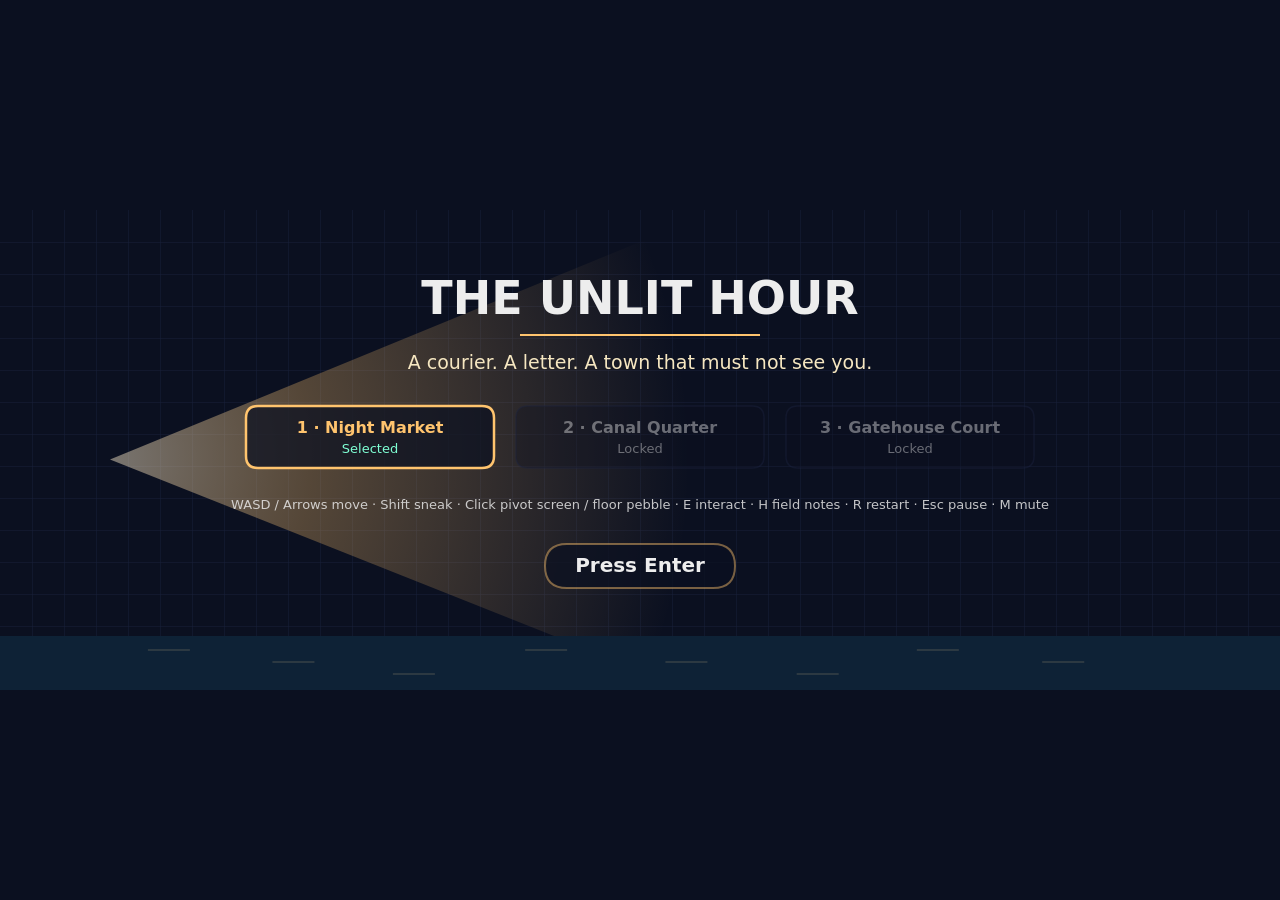
<file: game/index.html>
<!doctype html>
<html lang="en">
<head>
<meta charset="utf-8">
<meta name="viewport" content="width=device-width, initial-scale=1">
<title>THE UNLIT HOUR</title>
<link rel="icon" href="data:,">
<link rel="stylesheet" href="style.css">
</head>
<body>
<canvas id="game" width="1280" height="480" aria-label="THE UNLIT HOUR — top-down stealth: watchmen with lantern vision cones, cover to hide behind, turnable lattice screens, douse the lamps, exposure meter, reach the Canal Gate unseen"></canvas>
<script src="js/util.js"></script>
<script src="js/level-data.js"></script>
<script src="js/levels.js"></script>
<script src="js/grid.js"></script>
<script src="js/screens.js"></script>
<script src="js/vision.js"></script>
<script src="js/guard.js"></script>
<script src="js/player.js"></script>
<script src="js/audio.js"></script>
<script src="js/render.js"></script>
<script src="js/ui.js"></script>
<script src="js/shots.js"></script>
<script src="js/game.js"></script>
</body>
</html>
</file>
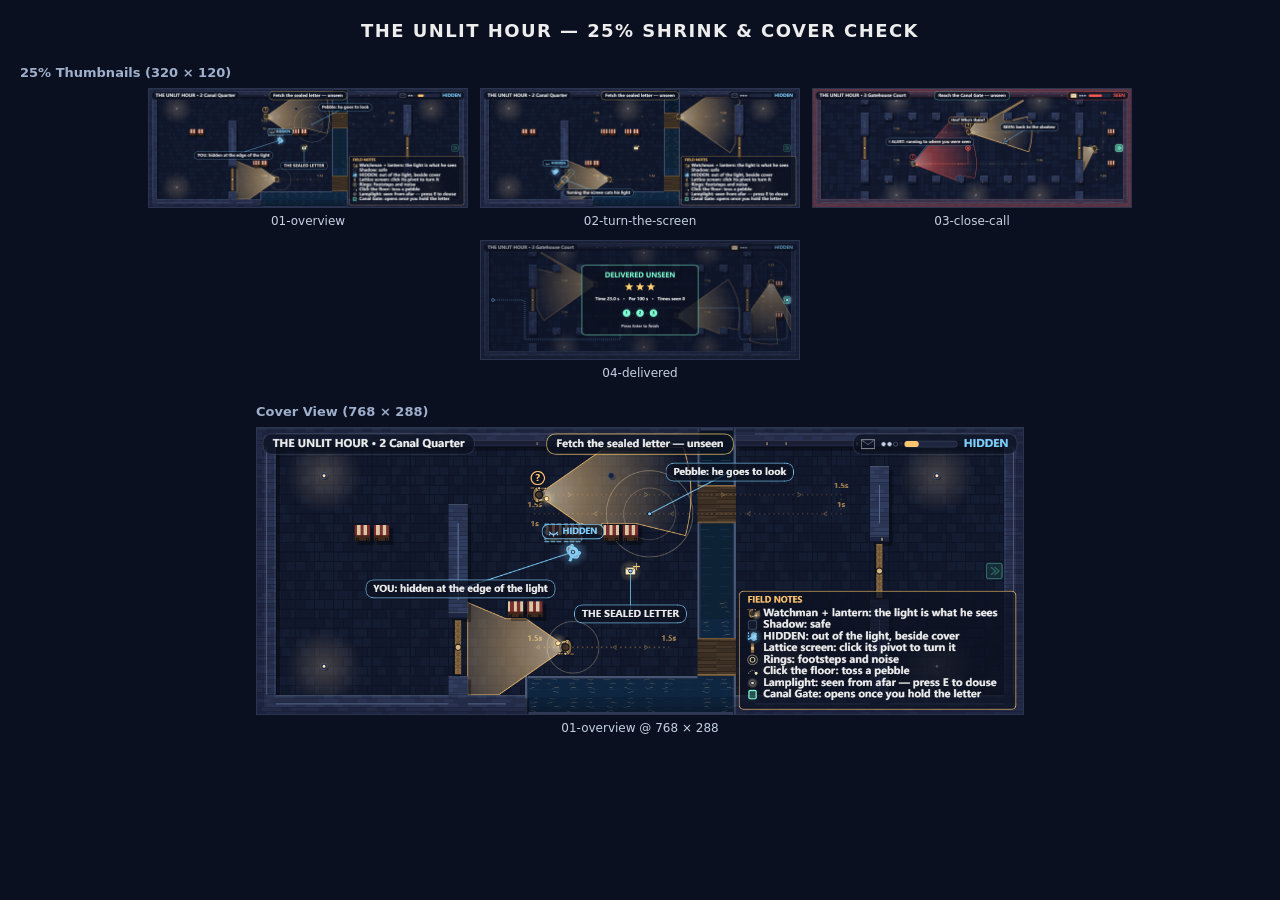
<file: tools/contact.html>
<!DOCTYPE html>
<html lang="en">
<head>
  <meta charset="utf-8">
  <title>THE UNLIT HOUR — Contact Sheet</title>
  <style>
    * { box-sizing: border-box; margin: 0; padding: 0; }
    body {
      background: #0B1020;
      color: #EDEDED;
      font-family: system-ui, sans-serif;
      padding: 20px;
      display: flex;
      flex-direction: column;
      gap: 24px;
      align-items: center;
    }
    h1 { font-size: 18px; letter-spacing: 0.08em; }
    h2 { font-size: 13px; color: #9FB0CC; margin-bottom: 8px; font-weight: 600; }
    .strip {
      display: flex;
      flex-wrap: wrap;
      gap: 12px;
      justify-content: center;
    }
    figure {
      display: flex;
      flex-direction: column;
      gap: 6px;
      align-items: center;
    }
    figcaption { font-size: 12px; color: #C5D1E3; }
    img {
      display: block;
      border: 1px solid #2A3350;
      background: #141B2E;
    }
    .thumb { width: 320px; height: 120px; }
    .cover { width: 768px; height: 288px; }
  </style>
</head>
<body>
  <h1>THE UNLIT HOUR — 25% SHRINK &amp; COVER CHECK</h1>

  <section>
    <h2>25% Thumbnails (320 × 120)</h2>
    <div class="strip">
      <figure>
        <img class="thumb" src="../screenshots/01-overview.png" width="320" height="120" alt="01-overview">
        <figcaption>01-overview</figcaption>
      </figure>
      <figure>
        <img class="thumb" src="../screenshots/02-turn-the-screen.png" width="320" height="120" alt="02-turn-the-screen">
        <figcaption>02-turn-the-screen</figcaption>
      </figure>
      <figure>
        <img class="thumb" src="../screenshots/03-close-call.png" width="320" height="120" alt="03-close-call">
        <figcaption>03-close-call</figcaption>
      </figure>
      <figure>
        <img class="thumb" src="../screenshots/04-delivered.png" width="320" height="120" alt="04-delivered">
        <figcaption>04-delivered</figcaption>
      </figure>
    </div>
  </section>

  <section>
    <h2>Cover View (768 × 288)</h2>
    <figure>
      <img class="cover" src="../screenshots/01-overview.png" width="768" height="288" alt="Cover 01-overview">
      <figcaption>01-overview @ 768 × 288</figcaption>
    </figure>
  </section>
</body>
</html>
</file>
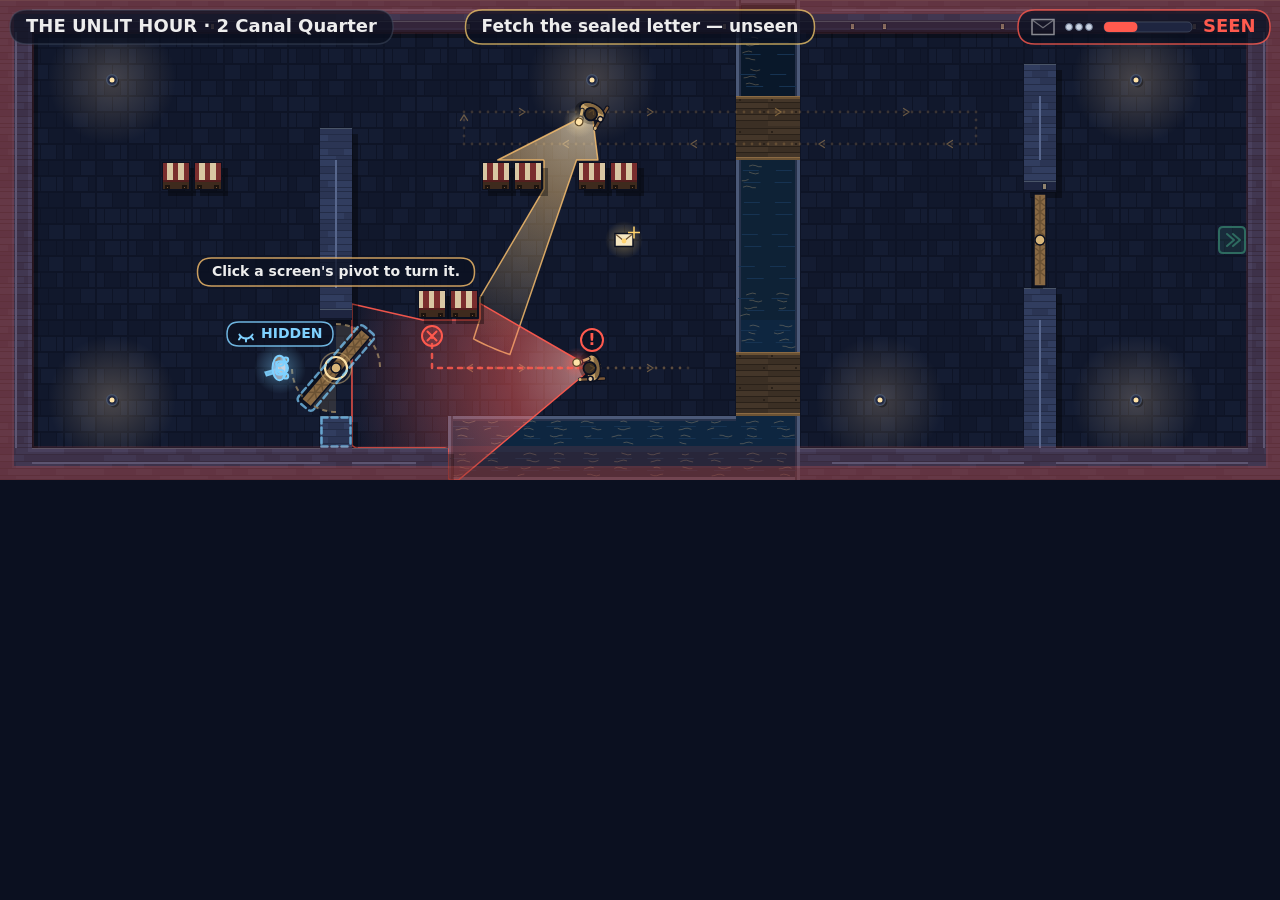
<file: tools/render-preview.html>
<!DOCTYPE html>
<html lang="en" class="shot">
<head>
  <meta charset="utf-8">
  <title>THE UNLIT HOUR — Render Preview</title>
  <link rel="stylesheet" href="../game/style.css">
</head>
<body>
  <canvas id="game" width="1280" height="480" aria-label="THE UNLIT HOUR Render Preview"></canvas>
  <script src="../game/js/util.js"></script>
  <script src="../game/js/level-data.js"></script>
  <script src="../game/js/render.js"></script>
  <script src="../game/js/ui.js"></script>
  <script>
    (function () {
      const FALLBACK_LEVELS = [
        {
          name: 'Canal Quarter',
          par: 75,
          map: [
            '#######################~~###############',
            '#......................~~..............#',
            '#..L..............L....~~.......#..L...#',
            '#......................==.......#......#',
            '#.........#............==.......#......#',
            '#....CC...#....CC.CC...~~.......#......#',
            '#.........#............~~..............#',
            '#P........#........K...~~.......S.....X#',
            '#.........#............~~..............#',
            '#.........#..CC........~~.......#......#',
            '#......................~~.......#......#',
            '#.........S............==.......#......#',
            '#..L...................==..L....#..L...#',
            '#.........#...~~~~~~~~~~~.......#......#',
            '##############~~~~~~~~~~~###############',
          ],
          guards: [],
          screens: [
            { x: 10, y: 11, orientation: 'NS' },
            { x: 32, y: 7, orientation: 'NS' },
          ],
        },
      ];

      function parsePreviewLevel(def, index) {
        const rows = def.map.slice();
        let start = { tx: 1, ty: 7 };
        let letter = { tx: 19, ty: 7 };
        let exit = { tx: 38, ty: 7 };
        const lamps = [];
        for (let ty = 0; ty < rows.length; ty++) {
          for (let tx = 0; tx < rows[ty].length; tx++) {
            const c = rows[ty][tx];
            if (c === 'P') start = { tx: tx, ty: ty };
            else if (c === 'K') letter = { tx: tx, ty: ty };
            else if (c === 'X') exit = { tx: tx, ty: ty };
            else if (c === 'L') lamps.push({ tx: tx, ty: ty });
          }
        }
        return {
          index: index,
          number: index + 1,
          name: def.name,
          par: def.par,
          rows: rows,
          start: start,
          letter: letter,
          exit: exit,
          lamps: lamps,
          guards: def.guards || [],
          screens: def.screens || [],
          hints: def.hints || [],
          ripplePhase: 1.4,
        };
      }

      function makeScreen(def, opts) {
        const orientation = def.orientation || 'NS';
        const o = opts || {};
        const sc = {
          tx: def.x,
          ty: def.y,
          orientation: orientation,
          angle: o.angle !== undefined ? o.angle : (orientation === 'NS' ? Math.PI / 2 : 0),
          swinging: Boolean(o.swinging),
          swingT: o.swingT || 0,
          shakeT: o.shakeT || 0,
          fromAngle: o.fromAngle !== undefined ? o.fromAngle : (orientation === 'NS' ? Math.PI / 2 : 0),
          toAngle: o.toAngle !== undefined ? o.toAngle : (orientation === 'NS' ? Math.PI : Math.PI / 2),
          tiles: function (ori) {
            const use = ori || this.orientation;
            if (use === 'NS') {
              return [
                { tx: this.tx, ty: this.ty - 1 },
                { tx: this.tx, ty: this.ty },
                { tx: this.tx, ty: this.ty + 1 },
              ];
            }
            return [
              { tx: this.tx - 1, ty: this.ty },
              { tx: this.tx, ty: this.ty },
              { tx: this.tx + 1, ty: this.ty },
            ];
          },
        };
        return sc;
      }

      function previewBlocksSight(level, screens, tx, ty) {
        if (ty < 0 || ty >= ROWS || tx < 0 || tx >= COLS) return true;
        const ch = level.rows[ty][tx];
        if (ch === '#' || ch === 'C') return true;
        for (let i = 0; i < screens.length; i++) {
          const tiles = screens[i].tiles();
          for (let j = 0; j < tiles.length; j++) {
            if (tiles[j].tx === tx && tiles[j].ty === ty) return true;
          }
        }
        return false;
      }

      function previewCastCone(level, screens, guard) {
        const origin = { x: guard.x, y: guard.y };
        const points = [];
        const rays = TUNING.coneRays;
        const half = TUNING.coneHalfAngle;
        const maxDist = TUNING.coneRange;

        for (let i = 0; i < rays; i++) {
          const t = rays > 1 ? i / (rays - 1) : 0.5;
          const a = guard.facing - half + t * (half * 2);
          const dx = Math.cos(a);
          const dy = Math.sin(a);
          let hitX = origin.x + dx * maxDist;
          let hitY = origin.y + dy * maxDist;
          for (let d = 2; d <= maxDist; d += 2) {
            const px = origin.x + dx * d;
            const py = origin.y + dy * d;
            if (previewBlocksSight(level, screens, pixelToTile(px), pixelToTile(py))) {
              let lo = d - 2;
              let hi = d;
              for (let step = 0; step < 5; step++) {
                const mid = (lo + hi) * 0.5;
                if (previewBlocksSight(level, screens, pixelToTile(origin.x + dx * mid), pixelToTile(origin.y + dy * mid))) {
                  hi = mid;
                } else {
                  lo = mid;
                }
              }
              hitX = origin.x + dx * hi;
              hitY = origin.y + dy * hi;
              break;
            }
          }
          points.push({ x: hitX, y: hitY });
        }
        return { origin: origin, points: points };
      }

      function previewRoutePoints(waypoints) {
        return waypoints.map(function (wp) { return tileCenter(wp.x, wp.y); });
      }

      function getMode() {
        const q = window.location.search || '';
        const m = /[?&]mode=([a-z]+)/i.exec(q);
        return m ? m[1].toLowerCase() : 'play';
      }

      const mode = getMode();
      const allLevels = (typeof LEVELS !== 'undefined' && LEVELS.length >= 3) ? LEVELS : FALLBACK_LEVELS;
      const canvas = document.getElementById('game');
      const ctx = canvas.getContext('2d');

      let game;

      if (mode === 'title') {
        game = {
          state: 'title',
          time: 2.4,
          unlocked: [true, true, false],
          titleSelection: 1,
        };
        drawOverlay(ctx, game);
      } else if (mode === 'results') {
        const def = allLevels[allLevels.length >= 3 ? 2 : 0];
        const level = parsePreviewLevel(def, allLevels.length >= 3 ? 2 : 0);
        const screens = level.screens.map(function (s) { return makeScreen(s); });
        const g1Pos = tileCenter(10, 5);
        const g2Pos = tileCenter(28, 9);
        const g3Pos = tileCenter(35, 7);
        const guards = [
          {
            x: g1Pos.x, y: g1Pos.y, facing: 15 * DEG, state: 'PATROL',
            route: previewRoutePoints(level.guards[0] ? level.guards[0].waypoints : [{ x: 10, y: 5 }, { x: 28, y: 5 }]),
            flickerPhase: 0.4, lastSeen: null, path: [],
          },
          {
            x: g2Pos.x, y: g2Pos.y, facing: -160 * DEG, state: 'PATROL',
            route: previewRoutePoints(level.guards[1] ? level.guards[1].waypoints : [{ x: 28, y: 9 }, { x: 10, y: 9 }]),
            flickerPhase: 2.1, lastSeen: null, path: [],
          },
          {
            x: g3Pos.x, y: g3Pos.y, facing: 155 * DEG, state: 'PATROL',
            route: previewRoutePoints(level.guards[2] ? level.guards[2].waypoints : [{ x: 35, y: 7 }, { x: 36, y: 3 }, { x: 36, y: 11 }]),
            flickerPhase: 3.7, lastSeen: null, path: [],
          },
        ];
        guards.forEach(function (g) { g.cone = previewCastCone(level, screens, g); });
        const exitPos = tileCenter(level.exit.tx, level.exit.ty);

        game = {
          state: 'results',
          levelIndex: 2,
          level: level,
          world: { level: level, screens: screens },
          screens: screens,
          guards: guards,
          player: { x: exitPos.x, y: exitPos.y, radius: 10, sneaking: false, moving: false, facing: 0, hidden: false },
          exposure: 0,
          hasLetter: true,
          timesSeen: 0,
          elapsed: 68.4,
          time: 4.2,
          hints: [],
          hover: { screen: null, inReach: false },
          results: {
            title: 'DELIVERED UNSEEN',
            time: 68.4,
            timesSeen: 0,
            stars: 3,
            par: 100,
            completed: [true, true, true],
          },
        };
        renderFrame(ctx, game);
        drawOverlay(ctx, game);
      } else {
        // Default play preview: Level 2 Canal Quarter with 2 guards (1 gold clipped by cart, 1 ALERT with red cone + path),
        // Wren HIDDEN beside cover, 1 screen mid-swing with hover ring, water reflections, and a hint capsule.
        const def = allLevels[allLevels.length >= 2 ? 1 : 0];
        const level = parsePreviewLevel(def, allLevels.length >= 2 ? 1 : 0);
        const screens = [
          makeScreen(level.screens[0], {
            swinging: true,
            swingT: 0.45,
            fromAngle: Math.PI / 2,
            toAngle: Math.PI,
            angle: Math.PI / 2 + 0.45 * (Math.PI / 2),
          }),
          makeScreen(level.screens[1] || { x: 32, y: 7, orientation: 'NS' }),
        ];

        const g0Pos = tileCenter(18, 3);
        const g1Pos = tileCenter(18, 11);
        const guards = [
          {
            x: g0Pos.x, y: g0Pos.y, facing: 118 * DEG, state: 'PATROL',
            route: previewRoutePoints(level.guards[0] ? level.guards[0].waypoints : [{ x: 14, y: 3 }, { x: 30, y: 3 }, { x: 30, y: 4 }, { x: 14, y: 4 }]),
            flickerPhase: 0.7, lastSeen: null, path: [],
          },
          {
            x: g1Pos.x, y: g1Pos.y, facing: 175 * DEG, state: 'ALERT',
            route: previewRoutePoints(level.guards[1] ? level.guards[1].waypoints : [{ x: 14, y: 11 }, { x: 21, y: 11 }]),
            flickerPhase: 2.3,
            lastSeen: { tx: 13, ty: 10 },
            path: [{ tx: 17, ty: 11 }, { tx: 16, ty: 11 }, { tx: 15, ty: 11 }, { tx: 14, ty: 11 }, { tx: 13, ty: 11 }, { tx: 13, ty: 10 }],
          },
        ];
        guards.forEach(function (g) { g.cone = previewCastCone(level, screens, g); });

        const playerPos = tileCenter(8, 11);
        const hintAnchor = tileCenter(10, 8);

        game = {
          state: mode === 'pause' ? 'paused' : (mode === 'caught' ? 'caught' : (mode === 'ending' ? 'ending' : (mode === 'error' ? 'error' : 'playing'))),
          errorMessage: 'Level 1 Night Market: row 0 length 39 (expected 40)',
          levelIndex: 1,
          level: level,
          world: { level: level, screens: screens },
          screens: screens,
          guards: guards,
          player: {
            x: playerPos.x + 8,
            y: playerPos.y,
            radius: 10,
            sneaking: true,
            moving: false,
            facing: 0,
            hidden: true,
            coverTiles: [
              { tx: 10, ty: 11, kind: 'screen', screenIndex: 0 },
              { tx: 10, ty: 13, kind: 'wall', screenIndex: -1 },
            ],
          },
          exposure: 38,
          hasLetter: false,
          timesSeen: 1,
          elapsed: 19.2,
          time: 3.1,
          muted: false,
          hints: [
            { text: "Click a screen's pivot to turn it.", x: hintAnchor.x, y: hintAnchor.y, until: 10 },
          ],
          hover: { screen: screens[0], inReach: true },
          results: null,
        };

        if (game.state === 'ending' || game.state === 'error') {
          drawOverlay(ctx, game);
        } else {
          renderFrame(ctx, game);
          drawOverlay(ctx, game);
        }
      }

      window.__shotReady = true;
      window.__SHOT_READY = true;
      document.title = 'READY';
    })();
  </script>
</body>
</html>
</file>
<file: game/style.css>
/* Viewport framing and 1280:480 letterboxed canvas layout for THE UNLIT HOUR. */
*, *::before, *::after {
  box-sizing: border-box;
}

html, body {
  width: 100%;
  height: 100%;
  margin: 0;
  padding: 0;
  overflow: hidden;
  background: #0B1020;
  font-family: system-ui, sans-serif;
}

body {
  display: flex;
  align-items: center;
  justify-content: center;
}

canvas#game {
  display: block;
  aspect-ratio: 1280 / 480;
  width: min(100vw, calc(100vh * 1280 / 480));
  height: min(100vh, calc(100vw * 480 / 1280));
  background: #0B1020;
  user-select: none;
}

html.shot,
html.shot body {
  width: 1280px;
  height: 480px;
  margin: 0;
  padding: 0;
  overflow: hidden;
  display: block;
  background: #0B1020;
}

html.shot canvas#game {
  position: fixed;
  top: 0;
  left: 0;
  width: 1280px;
  height: 480px;
  max-width: none;
  max-height: none;
}
</file>
